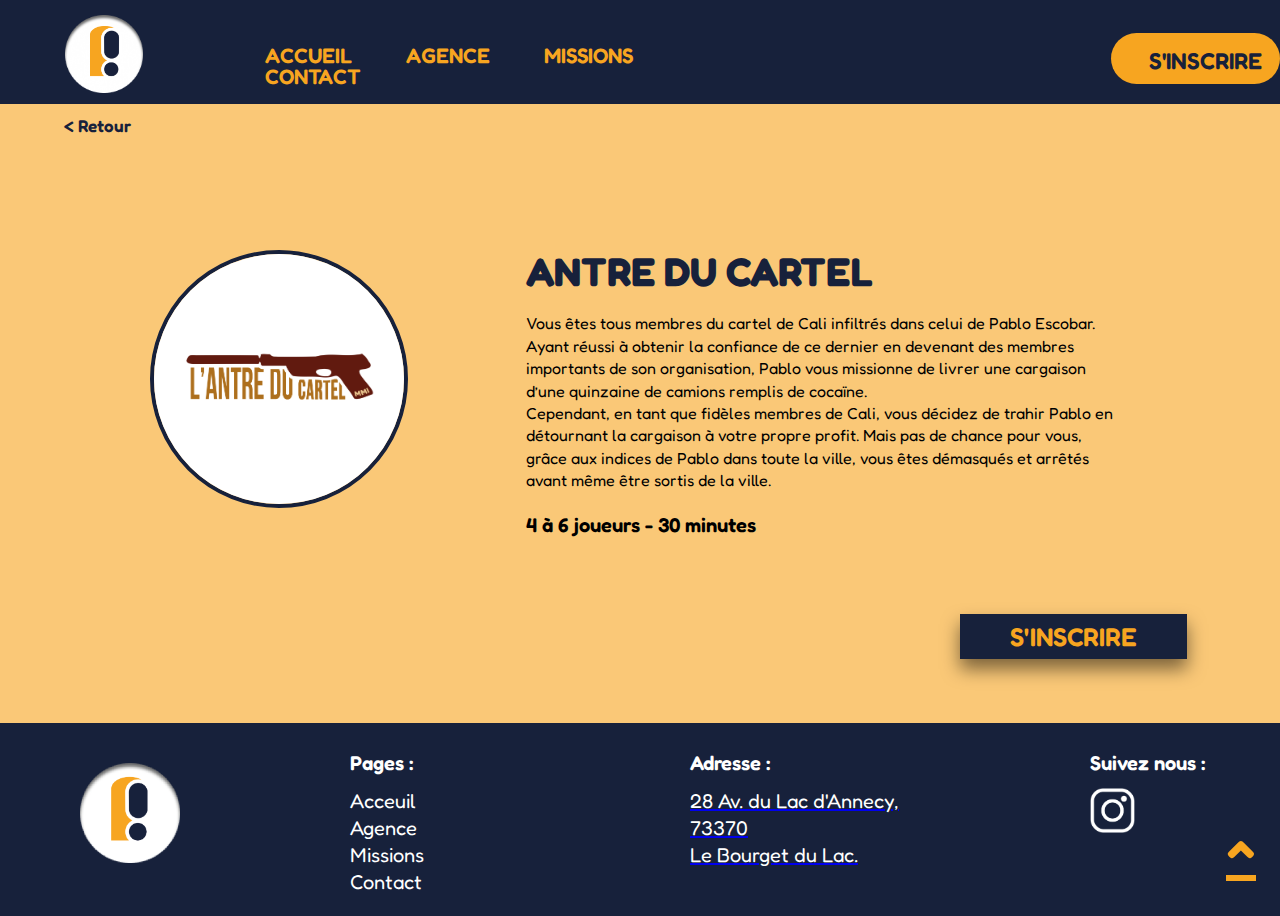
<file: antre.html>
<!DOCTYPE html>
<html lang="fr">
<head>
    <meta charset="UTF-8">
    <meta name="viewport" content="width=device-width, initial-scale=1.0">
    <link rel="preconnect" href="https://fonts.googleapis.com">
    <link rel="preconnect" href="https://fonts.gstatic.com" crossorigin>
    <link href="https://fonts.googleapis.com/css2?family=Epilogue:ital,wght@0,600;1,600&family=Fredoka:wght@300..700&display=swap" rel="stylesheet">
    <link rel="icon" href="Images/logo.png">
    <title>Le Flop !</title>
    <link rel="stylesheet" href="CSS/reset.css">
    <link rel="stylesheet" href="CSS/header.css">
    <link rel="stylesheet" href="CSS/layout.css">
    <link rel="stylesheet" href="CSS/antre.css">
    <link rel="stylesheet" href="CSS/footer.css">
</head>

<body>
    <header class="navbar">

        <div class="Logo">
            <a href="index.html">
            <img src="Images/Ellipse1.png" id="Ellipse1" alt="Ellipse1">
            <img src="Images/Logo_agence.png" id="Logo" alt="Logo_agence">
            </a>
        </div>

        <div class="Menu">
            <a href="index.html" class="header">ACCUEIL</a>
            <a href="agence.html" class="header">AGENCE</a>
            <a href="missions.html" class="header">MISSIONS</a>
            <a href="contact.php" class="header">CONTACT</a>
        </div>
       <a href="missions.html#sectionmissions" class="boutoninscription">S'INSCRIRE</a>
    </header>

    <!--Début bouton revenir vers le haut-->
    <div class="backtotop">
        <a href="#top">^</a>
    </div>
    <!--Fin bouton revenir vers le haut-->
    
    <div class="boutonretour">
        <a href="missions.html#sectionmissions" class="btnretour"> < Retour </a></div>                     
    </div>
    
    <div class="presentation">

        <div class="cadre-rond">
        <img src="Images/antreducartel (2).png" alt="antreducartel">
        </div>


        <div class="contenu">
         <h1 id="nom">ANTRE DU CARTEL</h1>

        <h3>Vous êtes tous membres du cartel de Cali infiltrés dans celui de Pablo Escobar. Ayant réussi à obtenir la confiance de ce dernier en devenant des membres importants de son organisation, Pablo vous missionne de livrer une cargaison d’une quinzaine de camions remplis de cocaïne. <br>Cependant, en tant que fidèles membres de Cali, vous décidez de trahir Pablo en détournant la cargaison à votre propre profit. Mais pas de chance pour vous, grâce aux indices de Pablo dans toute la ville, vous êtes démasqués et arrêtés avant même être sortis de la ville. 
            </h3>

        <br>
        
        <h2> 4 à 6 joueurs - 30 minutes</h2>

        </div>
    </div>

    <div >
        <a href="equipe.php" class="btnescape">S'INSCRIRE</a>
    </div>                     


    <!--Début de mon footer-->
<footer>
    <div class="logofooter">
            <img src="Images/logo.png" alt="logoagence" id="logofooter">
    </div>

    <div class="pages">
        <h2 class="titrefooter">Pages :</h2>
        <ul>
            <li><a href="index.html" class="txtfooter">Acceuil</a></li>
            <li><a href="agence.html" class="txtfooter">Agence</a></li>
            <li><a href="missions.html" class="txtfooter">Missions</a></li>
            <li><a href="contact.php" class="txtfooter">Contact</a></li>
        </ul>
    </div>
    <div class="adresse">
        <h2 class="titrefooter">Adresse :</h2>
        <a href="https://maps.app.goo.gl/L1GLxhhD5h5DUc8c9"><h2 class="txtfooter">28 Av. du Lac d'Annecy,<br>73370<br>Le Bourget du Lac.</h2></a>
    </div>
    <div class="follow">
        <h2 class="titrefooter1">Suivez nous :</h2>
        <a href="https://www.instagram.com/agence_leflop?utm_source=ig_web_button_share_sheet&igsh=ZDNlZDc0MzIxNw=="><img src="Images/insta.png" alt="insta" id="insta"></a>
    </div>
</footer>
    <!--Fin de mon footer-->
</body>

</html>
</file>
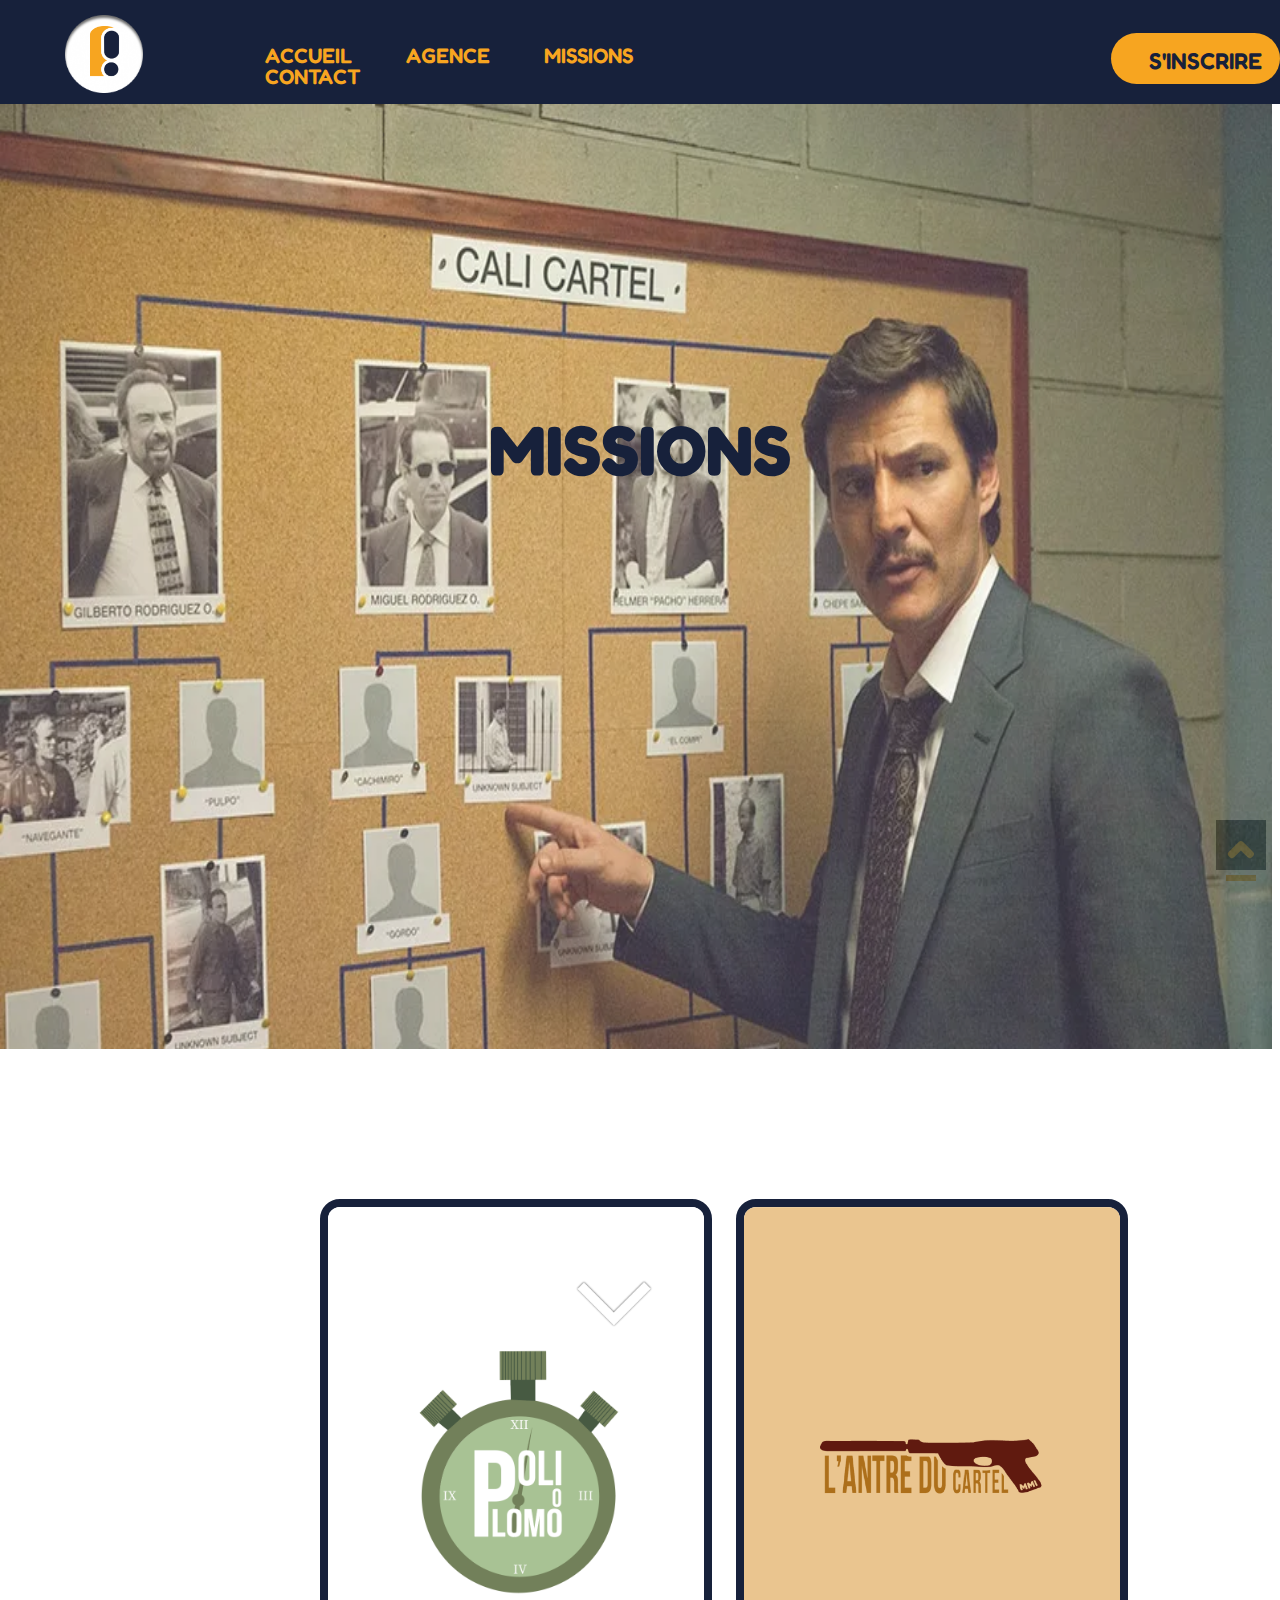
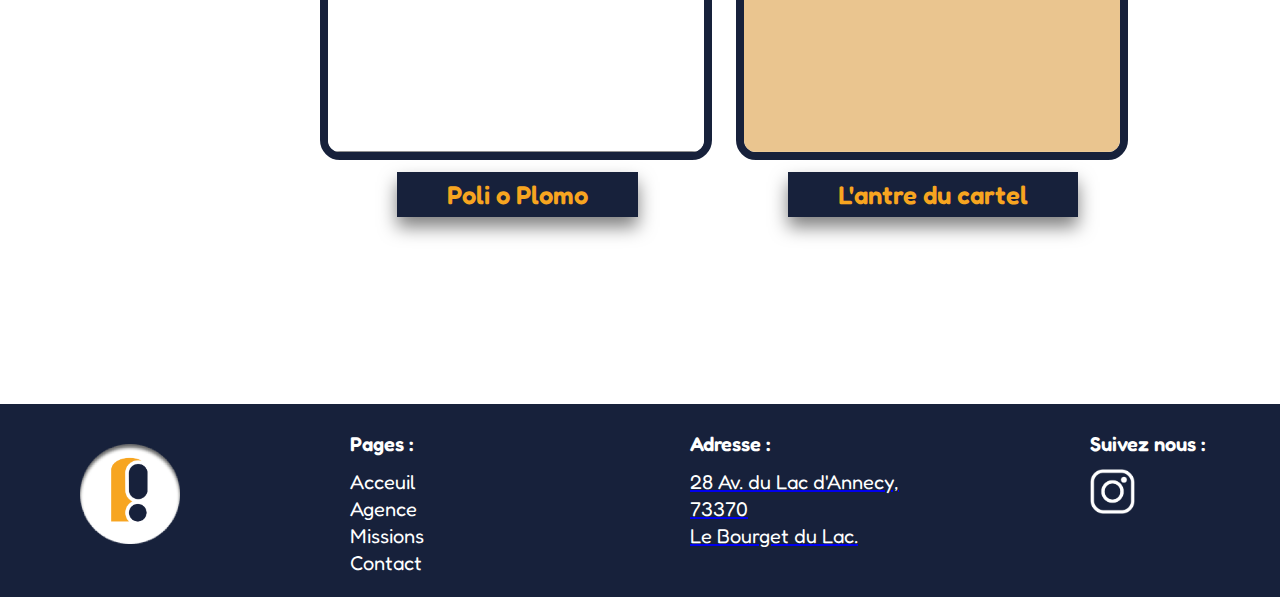
<file: missions.html>
<!DOCTYPE html>
<html lang="fr">
    <head>
        <meta charset="UTF-8">
        <meta name="viewport" content="width=device-width, initial-scale=1.0">
        <link rel="preconnect" href="https://fonts.googleapis.com">
        <link rel="preconnect" href="https://fonts.gstatic.com" crossorigin>
        <link href="https://fonts.googleapis.com/css2?family=Epilogue:ital,wght@0,600;1,600&family=Fredoka:wght@300..700&display=swap" rel="stylesheet">
        <link rel="icon" href="Images/logo.png">
        <title>Le Flop !</title>
        <link rel="stylesheet" href="CSS/reset.css">
        <link rel="stylesheet" href="CSS/header.css">
        <link rel="stylesheet" href="CSS/layout.css">
        <link rel="stylesheet" href="CSS/footer.css">
        <link rel="stylesheet" href="CSS/missions.css">

    </head>

<body>

<header class="navbar">

    <div class="Logo">
        <a href="index.html">
        <img src="Images/Ellipse1.png" id="Ellipse1" alt="Ellipse1">
        <img src="Images/Logo_agence.png" id="Logo" alt="Logo_agence">
        </a>
    </div>
    
    <div class="Menu">
        <a href="index.html" class="header">ACCUEIL</a>
        <a href="agence.html"class="header">AGENCE</a>
        <a href="missions.html" class="header">MISSIONS</a>
        <a href="contact.php"class="header">CONTACT</a>
    </div>
        <a href="missions.html#sectionmissions" class="boutoninscription">S'INSCRIRE</a>
    </header>


    <!--Début bouton revenir vers le haut-->
    <div class="backtotop">
        <a href="#top">^</a>
    </div>
<!--Fin bouton revenir vers le haut-->

    <div class="backgroundmissions">
        <img src="Images/missions.webp" alt="Imagemissions" id="imgmissions">
        <h1 id="missions">MISSIONS</h1>
    </div>

    <div class="cursor-down">
        <a href="#sectionmissions">
        <img src="Images/cursor-down.svg" alt="cursor-down" id="cursor">
        </a>
    </div>

    <section id="sectionmissions">
        <section id="carrousel">
            <div class="project">
                <div class="container">
                    <div class="prj-list">
                            <div>
                            <a href="polioplomo.html">
                                <img src="Images/PolioPlomo.png" id="PolioPlomo">
                            </a>
                            <div >
                                <a href="polioplomo.html" class="btn">Poli o Plomo</a></div>
                            </div>
                            <div>
                                <a href="antre.html">
                            <img src="Images/antreducartel.png" id="antre">   
                                </a>
                            <div >
                                <a href="antre.html" class="btn">L'antre du cartel</a></div>                     
                            </div>
                        </div>
                    </div>
                </div>
        </section>
    </section>

<!--Début de mon footer-->
<footer>
    <div class="logofooter">
        <img src="Images/logo.png" alt="logoagence" id="logofooter">
    </div>

    <div class="pages">
        <h2 class="titrefooter">Pages :</h2>
        <ul>
            <li><a href="index.html" class="txtfooter">Acceuil</a></li>
            <li><a href="agence.html"class="txtfooter">Agence</a></li>
            <li><a href="missions.html"class="txtfooter">Missions</a></li>
            <li><a href="contact.html"class="txtfooter">Contact</a></li>
        </ul>
    </div>
    <div class="adresse">
        <h2 class="titrefooter">Adresse :</h2>
        <a href="https://maps.app.goo.gl/L1GLxhhD5h5DUc8c9"><h2 class="txtfooter">28 Av. du Lac d'Annecy,<br>73370<br>Le Bourget du Lac.</h2></a>
    </div>
    <div class="follow">
        <h2 class="titrefooter1">Suivez nous :</h2>
        <a href="https://www.instagram.com/agence_leflop?utm_source=ig_web_button_share_sheet&igsh=ZDNlZDc0MzIxNw=="><img src="Images/insta.png" alt="insta" id="insta"></a>
    </div>
</footer>
    <!--Fin de mon footer-->
</body>

</html>
</file>
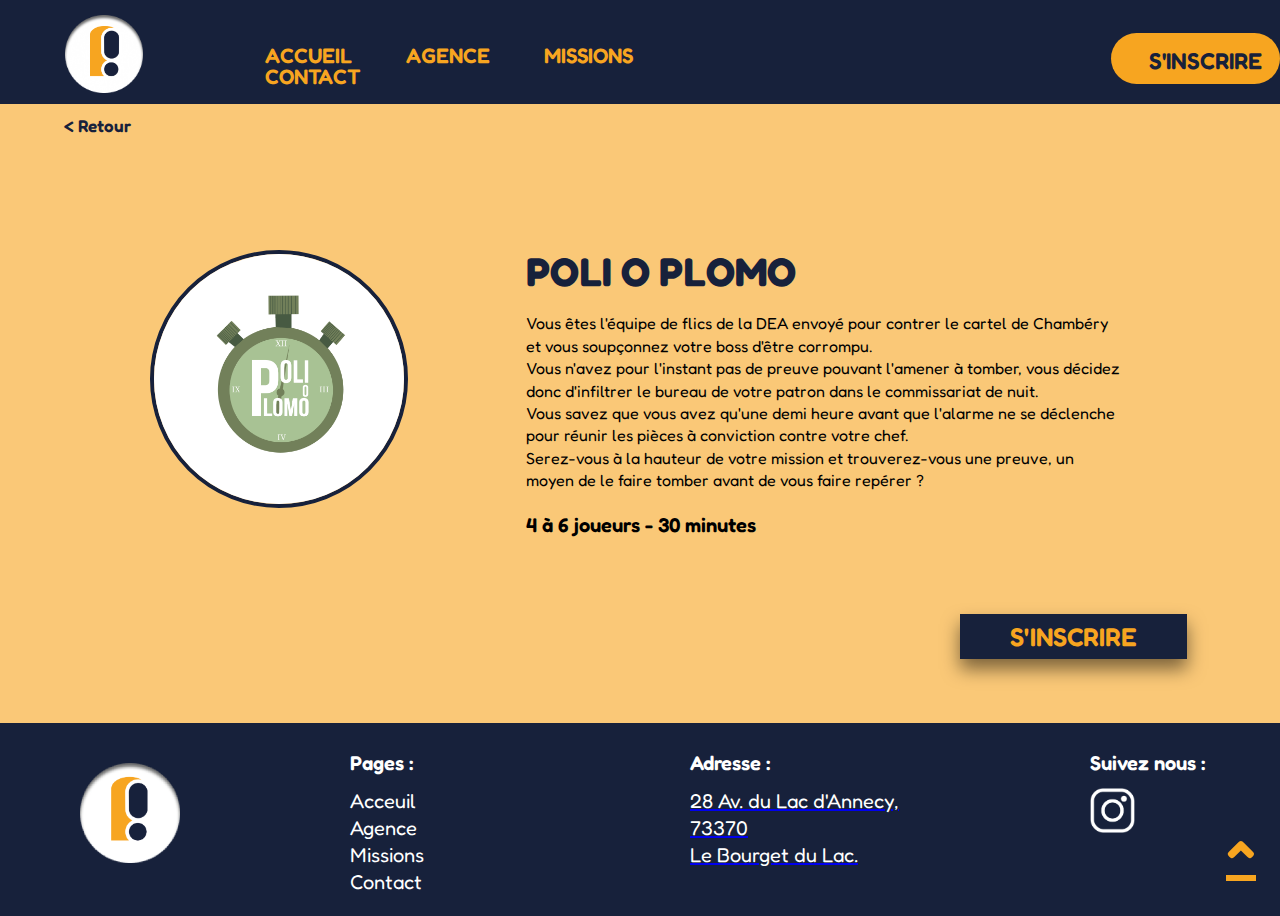
<file: polioplomo.html>
<!DOCTYPE html>
<html lang="fr">
<head>
    <meta charset="UTF-8">
    <meta name="viewport" content="width=device-width, initial-scale=1.0">
    <link rel="preconnect" href="https://fonts.googleapis.com">
    <link rel="preconnect" href="https://fonts.gstatic.com" crossorigin>
    <link href="https://fonts.googleapis.com/css2?family=Epilogue:ital,wght@0,600;1,600&family=Fredoka:wght@300..700&display=swap" rel="stylesheet">
    <link rel="icon" href="Images/logo.png">
    <title>Le Flop !</title>
    <link rel="stylesheet" href="CSS/reset.css">
    <link rel="stylesheet" href="CSS/header.css">
    <link rel="stylesheet" href="CSS/layout.css">
    <link rel="stylesheet" href="CSS/polioplomo.css">
    <link rel="stylesheet" href="CSS/footer.css">
</head>

<body>

    <header class="navbar">

        <div class="Logo">
            <a href="index.html">
            <img src="Images/Ellipse1.png" id="Ellipse1" alt="Ellipse1">
            <img src="Images/Logo_agence.png" id="Logo" alt="Logo_agence">
            </a>
        </div>

        <div class="Menu">
            <a href="index.html" class="header">ACCUEIL</a>
            <a href="agence.html"class="header">AGENCE</a>
            <a href="missions.html" class="header">MISSIONS</a>
            <a href="contact.html"class="header">CONTACT</a>
        </div>
       <a href="missions.html#sectionmissions" class="boutoninscription">S'INSCRIRE</a>
    </header>

    <!--Début bouton revenir vers le haut-->
    <div class="backtotop">
        <a href="#top">^</a>
    </div>
    <!--Fin bouton revenir vers le haut-->
    
    <div class="boutonretour">
        <a href="missions.html#sectionmissions" class="btnretour"> < Retour </a></div>                     
    </div>

    <div class="presentation">

        <div class="cadre-rond">
        <img src="Images/PolioPlomo.png" alt="PolioPlomo">
        </div>


        <div class="contenu">
         <h1 id="nom">POLI O PLOMO</h1>

        <h3>Vous êtes l'équipe de flics de la DEA envoyé pour contrer le cartel de Chambéry et vous soupçonnez votre boss d'être corrompu.<br>Vous n'avez pour l'instant pas de preuve pouvant l'amener à tomber, vous décidez donc d'infiltrer le bureau de votre patron dans le commissariat de nuit.<br>Vous savez que vous avez qu'une demi heure avant que l'alarme ne se déclenche pour réunir les pièces à conviction contre votre chef. <br>Serez-vous à la hauteur de votre mission et trouverez-vous une preuve, un moyen de le faire tomber avant de vous faire repérer ?</h3>

        <br>
        
        <h2> 4 à 6 joueurs - 30 minutes</h2>
        </div>
    </div>

    <div >
        <a href="equipe.php" class="btnescape">S'INSCRIRE</a></div>                     
    </div>

    <!--Début de mon footer-->
<footer>
    <div class="logofooter">
            <img src="Images/logo.png" alt="logoagence" id="logofooter">
    </div>

    <div class="pages">
        <h2 class="titrefooter">Pages :</h2>
        <ul>
            <li><a href="index.html" class="txtfooter">Acceuil</a></li>
            <li><a href="agence.html"class="txtfooter">Agence</a></li>
            <li><a href="missions.html"class="txtfooter">Missions</a></li>
            <li><a href="contact.php"class="txtfooter">Contact</a></li>
        </ul>
    </div>
    <div class="adresse">
        <h2 class="titrefooter">Adresse :</h2>
        <a href="https://maps.app.goo.gl/L1GLxhhD5h5DUc8c9"><h2 class="txtfooter">28 Av. du Lac d'Annecy,<br>73370<br>Le Bourget du Lac.</h2></a>
    </div>
    <div class="follow">
        <h2 class="titrefooter1">Suivez nous :</h2>
        <a href="https://www.instagram.com/agence_leflop?utm_source=ig_web_button_share_sheet&igsh=ZDNlZDc0MzIxNw=="><img src="Images/insta.png" alt="insta" id="insta"></a>
    </div>
</footer>
    <!--Fin de mon footer-->
</body>

</html>
</file>
<file: CSS/header.css>
.navbar{
	background-color: #17213b;
	display: flex;
}

#Logo{
	width:32px;
	height:53px;
	padding-left:25px;
	padding-top:11px;
}

#Ellipse1{
	height: 78px;
	width: 78px;
}

.Logo{
	position:relative;
	margin-top:15px;
	margin-left:65px;
}

#Logo, #Ellipse1{
	position: absolute;

}

.Menu{
	margin-top: 45px;
	margin-left:150px;
	transition: all 0.5s ease;
}

.Menu :hover{
	color: #ffffff;
	transition: ease-in-out;
}


.header{
	text-decoration: none;
	color:#F7A520;
	font-size:21px;
	padding-right:0px;
	margin-left:50px;
	cursor: pointer;

}

.boutoninscription{
	background-color: #F7A520;
	border-radius:40px;
	color: #17213B;
	border: none;
	width:150px;
	height: 35px;
	margin-top:33px;
	margin-left:400px;
	font-size: 23px;
	padding-top:16px;
	padding-left: 38px;
	margin-bottom:20px ;
	text-decoration: none;
}

.boutoninscription:hover{
	color: #ffffff;
}
</file>
<file: CSS/layout.css>
a{
    font-family: "Fredoka", sans-serif;
    font-optical-sizing: auto;
    font-weight: 600;
    font-style: normal;
    font-variation-settings:
      "wdth" 100;
}

h1{
  font-family: "Fredoka", sans-serif;
    font-optical-sizing: auto;
    font-weight: 700;
    font-style: normal;
    font-variation-settings:
      "wdth" 100;
}


h2{
  font-family: "Fredoka", sans-serif;
    font-optical-sizing: auto;
    font-weight: 600;
    font-style: normal;
    font-variation-settings:
      "wdth" 100;
  font-size: 20px;
}


h3{
  font-family: "Fredoka", sans-serif;
    font-optical-sizing: auto;
    font-weight: 400;
    font-style: normal;
    font-variation-settings:
      "wdth" 100;
}



p{
  font-family: "Fredoka", sans-serif;
  font-optical-sizing: auto;
  font-weight: 600;
  font-style: normal;
  font-variation-settings:
    "wdth" 100;
}


/*début bouton retour vers le haut*/
.backtotop a {
  color:#F7A520;
  background-color:#17213B ;
  font-size:60px;
  width:50px;
  height:50px;
  position:fixed; /*position du bouton fixe au déroulement de la page */
  text-align:center;
  bottom:30px; /*à 15px du bas*/
  left:80%; /*à 70px de la gauche */
  margin-left:15%;
  text-decoration: underline;
}

.backtotop a:hover{
  background-color:#F7A520; /*couleur de fond au survol*/
  color:#17213B;
}

.backtotop a, .backtotop a:hover{
  transition-property: background-color; /*animation du fond */
  transition-duration:0.5s; /* animation du fond */
  }

/*Fin bouton retour vers le haut*/

/*Paramètres de la barre de scroll mise sur le côté droit de l'écran*/
body::-webkit-scrollbar {
  width: 10px;
}

body::-webkit-scrollbar-track {
  background-color: #ddd;
}

body::-webkit-scrollbar-thumb {
  background-color: #17213B;
  border-radius: 15px;
}

body::-webkit-scrollbar-thumb:hover {
  background-color: #F7A520;
}
/*Fin de ces paramètres*/
</file>
<file: CSS/antre.css>
html {
    background-color: #f7a5209b;
    scroll-behavior: smooth;
}


.cadre-rond {
    border: #17213B 4px solid;
    width: 250px;
    height: 250px;
    border-radius: 50%;
    overflow: hidden;
    grid-column-start: 2;
    grid-column-end: 3;
}


.cadre-rond img {
    width: 100%;
    height: 100%;
    object-fit: cover;
}

.contenu{
    border-radius: 10px;
    grid-column-start: 4;
    grid-column-end: 4;
    padding-top:10px;
    padding-left:4%;
    padding-right:4%;
    line-height: 140%;
    padding-bottom: 4%;
}

.presentation{
    display: grid;
    grid-template-columns:150px 150px 200px 650px;
    margin-top: 9%;
}

#nom{
    padding-bottom: 30px;
    font-size: 40px;
    color: #17213B;
}

/*Début des propriétés des différents boutons*/
.btnescape{
    margin-top:4%;
    margin-bottom: 5%;
    font-size:1.6rem;
    padding:10px 50px;
    color:#F7A520;
    background-color: #17213B ;
    display: inline-block;
    box-shadow: 0 10px 18px 0 rgba(0,0,0, 0.5);
    transition: 0.5s;
    text-decoration: none;
    justify-content: center;
    margin-left:75%;
}

.btnescape:hover{
    box-shadow: 0 10px 18px 0 rgba(0,0,0, 0.5);
    color: #17213B;
    background-color:#F7A520;
}
/*Fin des propriétés des boutons*/

.btnretour{
    text-decoration: none;
    color: #17213B;
    font-size: 17px;
}

.boutonretour{
    margin-top: 1%;
    margin-left: 5%;
}

.boutonretour a:hover{
    text-decoration: underline;
}
</file>
<file: CSS/footer.css>
footer {
    display: grid;
    grid-template-columns:240px 400px 450px 430px;
    background-color: #17213B;
    color: #ffffff;
}

li{
    font-size: 20px;
}

.txtfooter{
    color: #ffffff;
    font-family: "Fredoka", sans-serif;
    font-optical-sizing: auto;
    font-weight: 400;
    font-style: normal;
    font-variation-settings:
      "wdth" 100;

    line-height: 27px;
    text-decoration: none;
}

.titrefooter{
    padding-bottom: 15px;
}

#logofooter{
    height:100px;
    width: 100px;
    grid-column-start: 1;
    grid-column-end: 2;
    margin-top:40px;
    margin-left: 80px;
    margin-bottom:50px;
}

#insta{
    height: 45px;
    width: 45px;
    padding-top: 15px;
}

.pages{
    grid-column-start: 2;
    grid-column-end: 3;
    margin-top: 30px;
    padding-left:110px;
}

.adresse{
    grid-column-start: 3;
    grid-column-end: 4;
    margin-top: 30px;
    padding-left: 50px;
}

.follow{
    grid-column-start: 4;
    grid-column-end: 4;
    margin-top: 30px;
}
</file>
<file: CSS/missions.css>
html {
    scroll-behavior: smooth;
}

.backgroundmissions{
    width: 99.4vw; /* Largeur souhaitée */
    height: 105vh; /* Hauteur souhaitée */
    overflow: hidden; /* Masquer les parties excédentaires */

}


#imgmissions{
width:100%;
height:auto;
position: relative;
display: flex;
justify-content: center;
align-items: center;
opacity: 0.8;
}


#cursor{
    left:48%;
    top: 90%;
    transform: translate(-50%, 1000%);
    position: absolute;
    animation: bounce 2s infinite;
}

@keyframes bounce{
    0%, 20%, 50%, 80%, 100% {
        transform: translateY(0);
    }
    40% {
        transform: translateY(-30px);
    }
    60% {
        transform: translateY(-15px);
    }

}

#imgmissions{
    width:99.4vw;
    height:116vh;
    position: relative;
    display: flex;
    justify-content: center;
    align-items: center;
    opacity: 0.8;
}

#missions{
    text-align: center;
    position: absolute;
    top: 50%;
    left: 50%;
    transform: translate(-50%, -50%);
    font-size: 70px;
    color: #17213B;
}


/*Début des propriétés des différents boutons*/
.btn{
    font-size:1.6rem;
    margin-top: 10px;
    padding:10px 50px;
    color:#F7A520;
    background-color: #17213B ;
    display: inline-block;
    box-shadow: 0 10px 18px 0 rgba(0,0,0, 0.5);
    transition: 0.5s;
    text-decoration: none;
    justify-content: center;
    margin-left:5%
}

.btn:hover{
    box-shadow: 0 10px 18px 0 rgba(0,0,0, 0.5);
    color: #17213B;
    background-color:#F7A520;
}
/*Fin des propriétés des boutons*/


/*Propriétés pour les cartes avec les trois boutons, les photos, le cadre et les animations de survol*/
.prj-list {
    margin-left: 25%;
    margin-right: 10%;
    display: grid;
    grid-template-columns: repeat(3, 376px);
    grid-gap: 40px;
    margin-top: 150px;
    margin-bottom: 200px;
}
.prj-list div img{
    width:100%;
    height:90%;
    object-fit: cover; /* Ajuste l'image pour couvrir entièrement le conteneur */
    border: #17213B 8px solid;
    border-radius: 20px;
}

.prj-list div {
    font-size: 13px;
    font-weight: 13px;
    transition: background 0.5s, transform 0.5s;
    /*box-shadow: 1px 1px 20px #012290f7, 1px 1px 40px #0053b8f7;*/
    text-align:center;
}



.prj-list div:hover {
    transform: translateY(-3px);
}
</file>
<file: CSS/polioplomo.css>
html {
    background-color: #f7a5209b;
    scroll-behavior: smooth;
}


.cadre-rond {
    border: #17213B 4px solid;
    width: 250px;
    height: 250px;
    border-radius: 50%;
    overflow: hidden;
    grid-column-start: 2;
    grid-column-end: 3;
}


.cadre-rond img {
    width: 100%;
    height: 100%;
    object-fit: cover;
}

.contenu{
    border-radius: 10px;
    grid-column-start: 4;
    grid-column-end: 4;
    padding-top:10px;
    padding-left:4%;
    padding-right:4%;
    line-height: 140%;
    padding-bottom: 4%;
}

.presentation{
    display: grid;
    grid-template-columns:150px 150px 200px 650px;
    margin-top: 9%;
}

#nom{
    padding-bottom: 30px;
    font-size: 40px;
    color: #17213B;
}

/*Début des propriétés des différents boutons*/
.btnescape{
    margin-top:4%;
    margin-bottom: 5%;
    font-size:1.6rem;
    padding:10px 50px;
    color:#F7A520;
    background-color: #17213B ;
    display: inline-block;
    box-shadow: 0 10px 18px 0 rgba(0,0,0, 0.5);
    transition: 0.5s;
    text-decoration: none;
    justify-content: center;
    margin-left:75%;
}

.btnescape:hover{
    box-shadow: 0 10px 18px 0 rgba(0,0,0, 0.5);
    color: #17213B;
    background-color:#F7A520;
}
/*Fin des propriétés des boutons*/

.btnretour{
    text-decoration: none;
    color: #17213B;
    font-size: 17px;
}

.boutonretour{
    margin-top: 1%;
    margin-left: 5%;
}

.boutonretour a:hover{
    text-decoration: underline;
}
</file>
